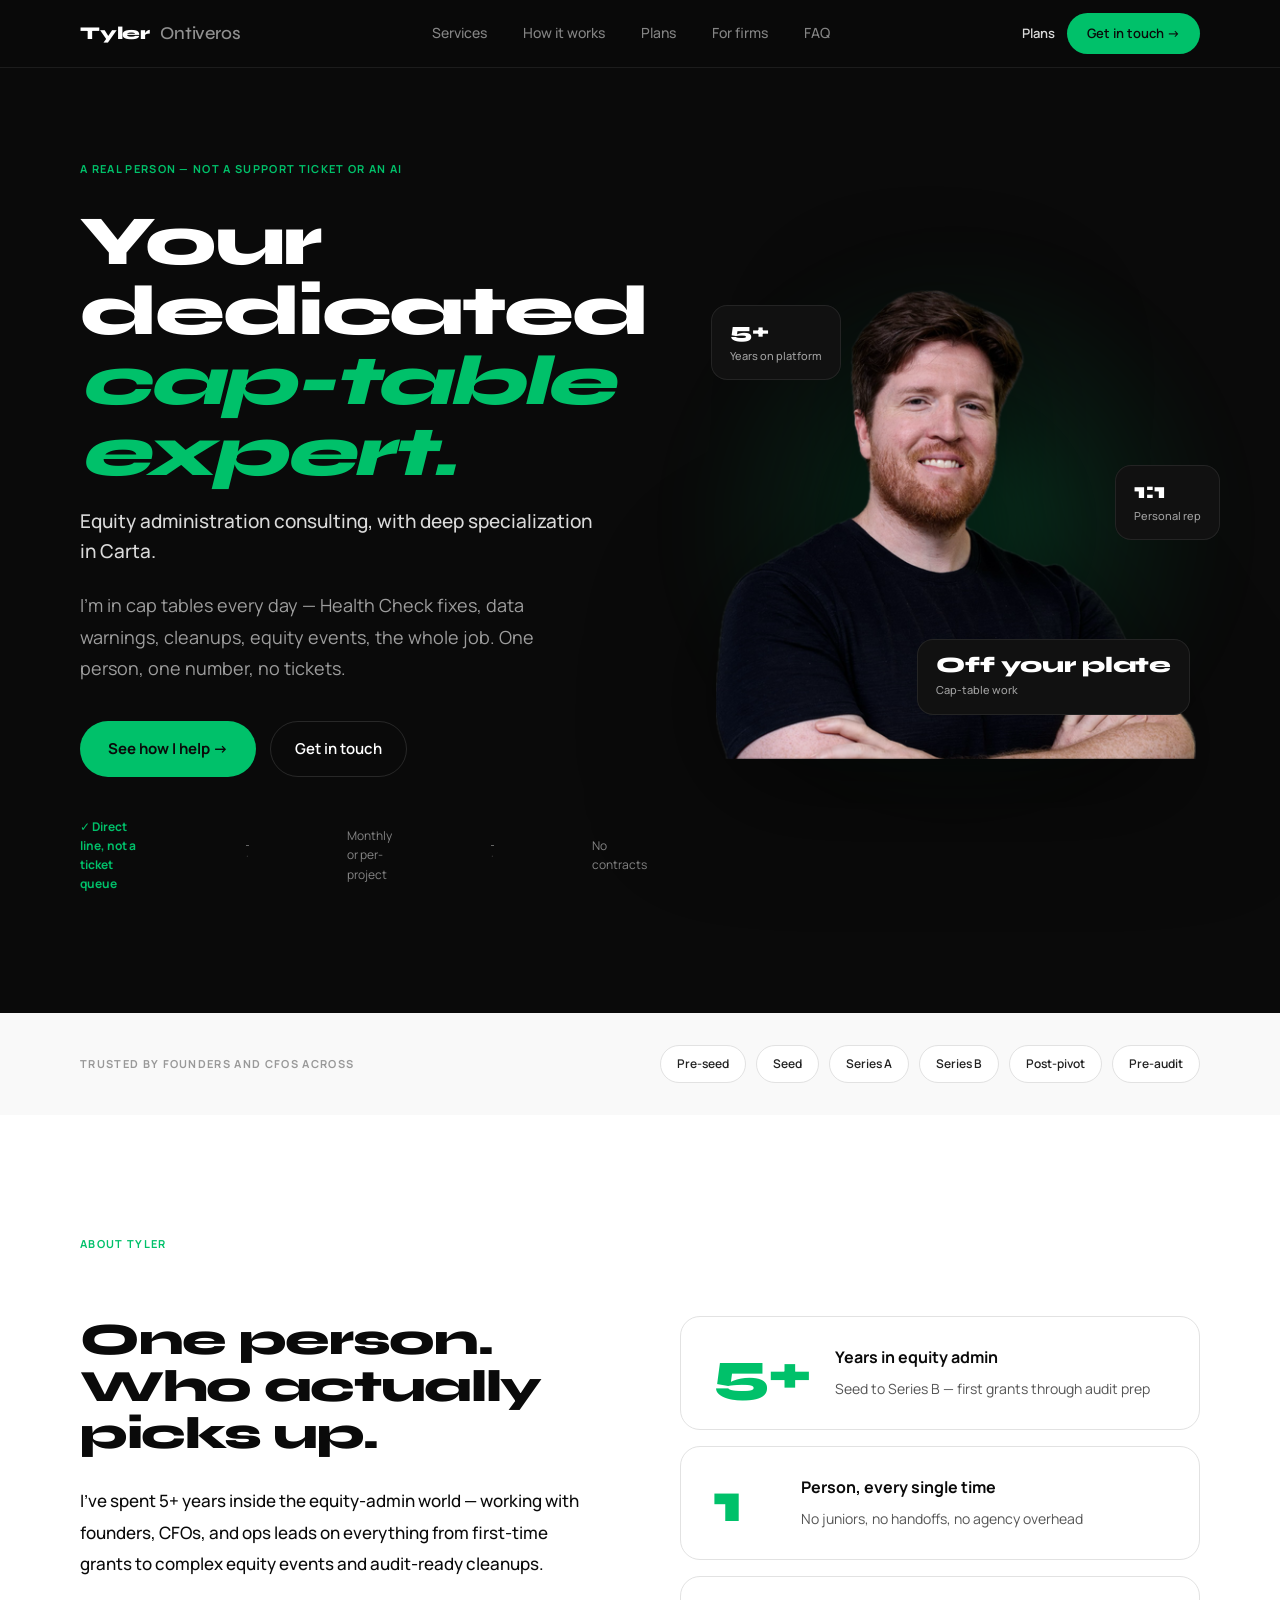
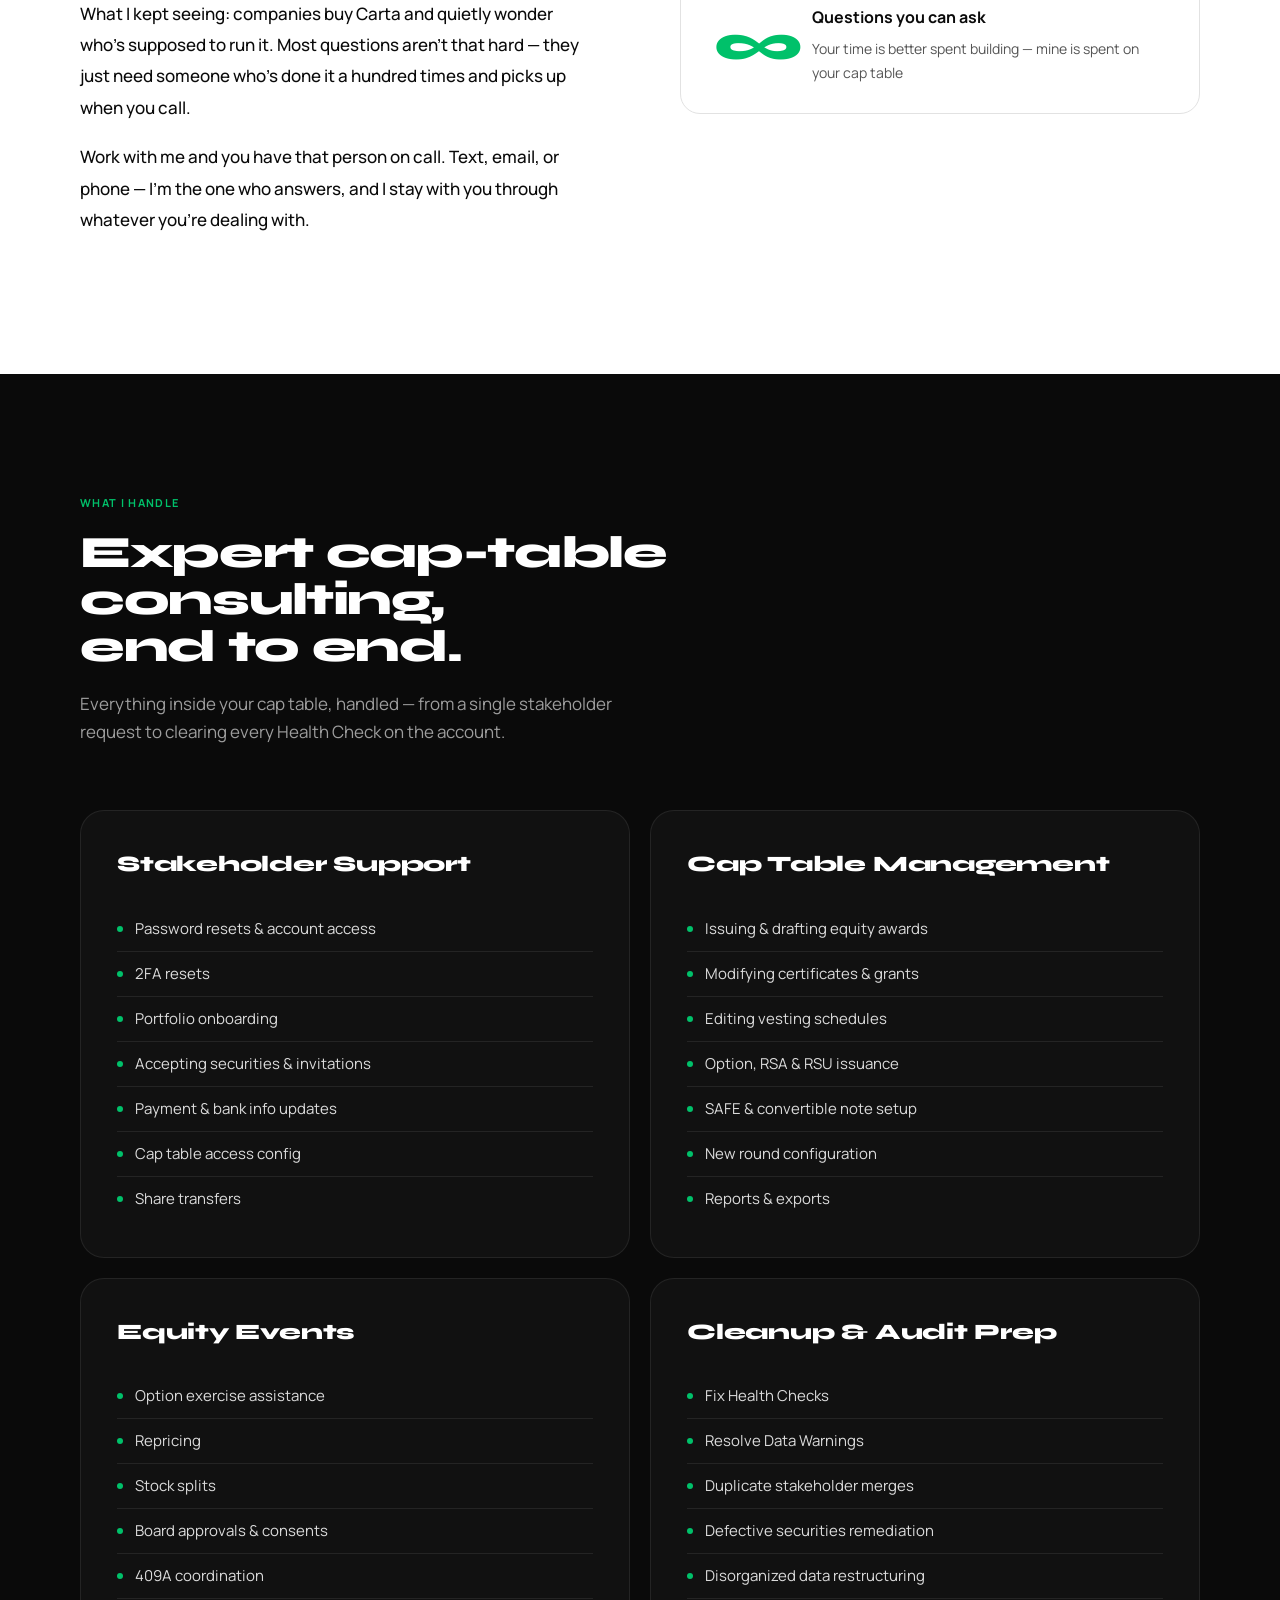
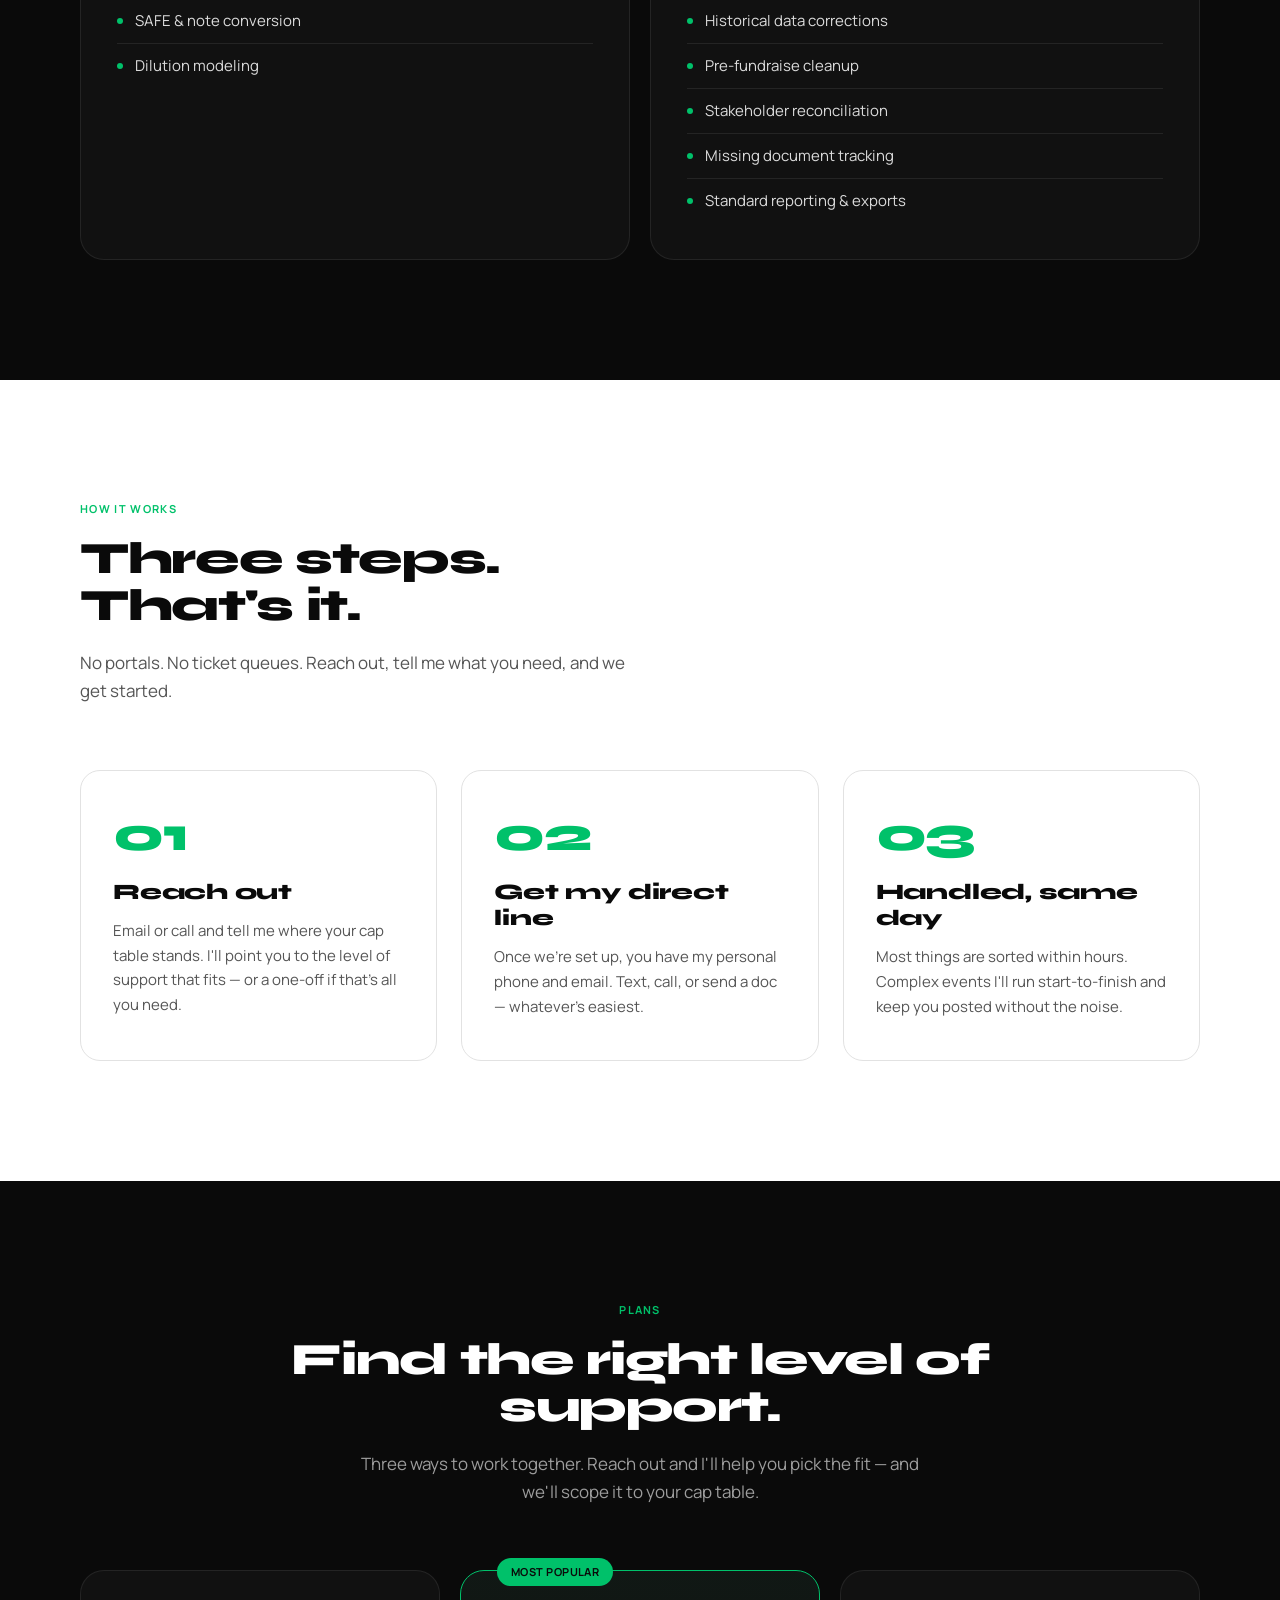
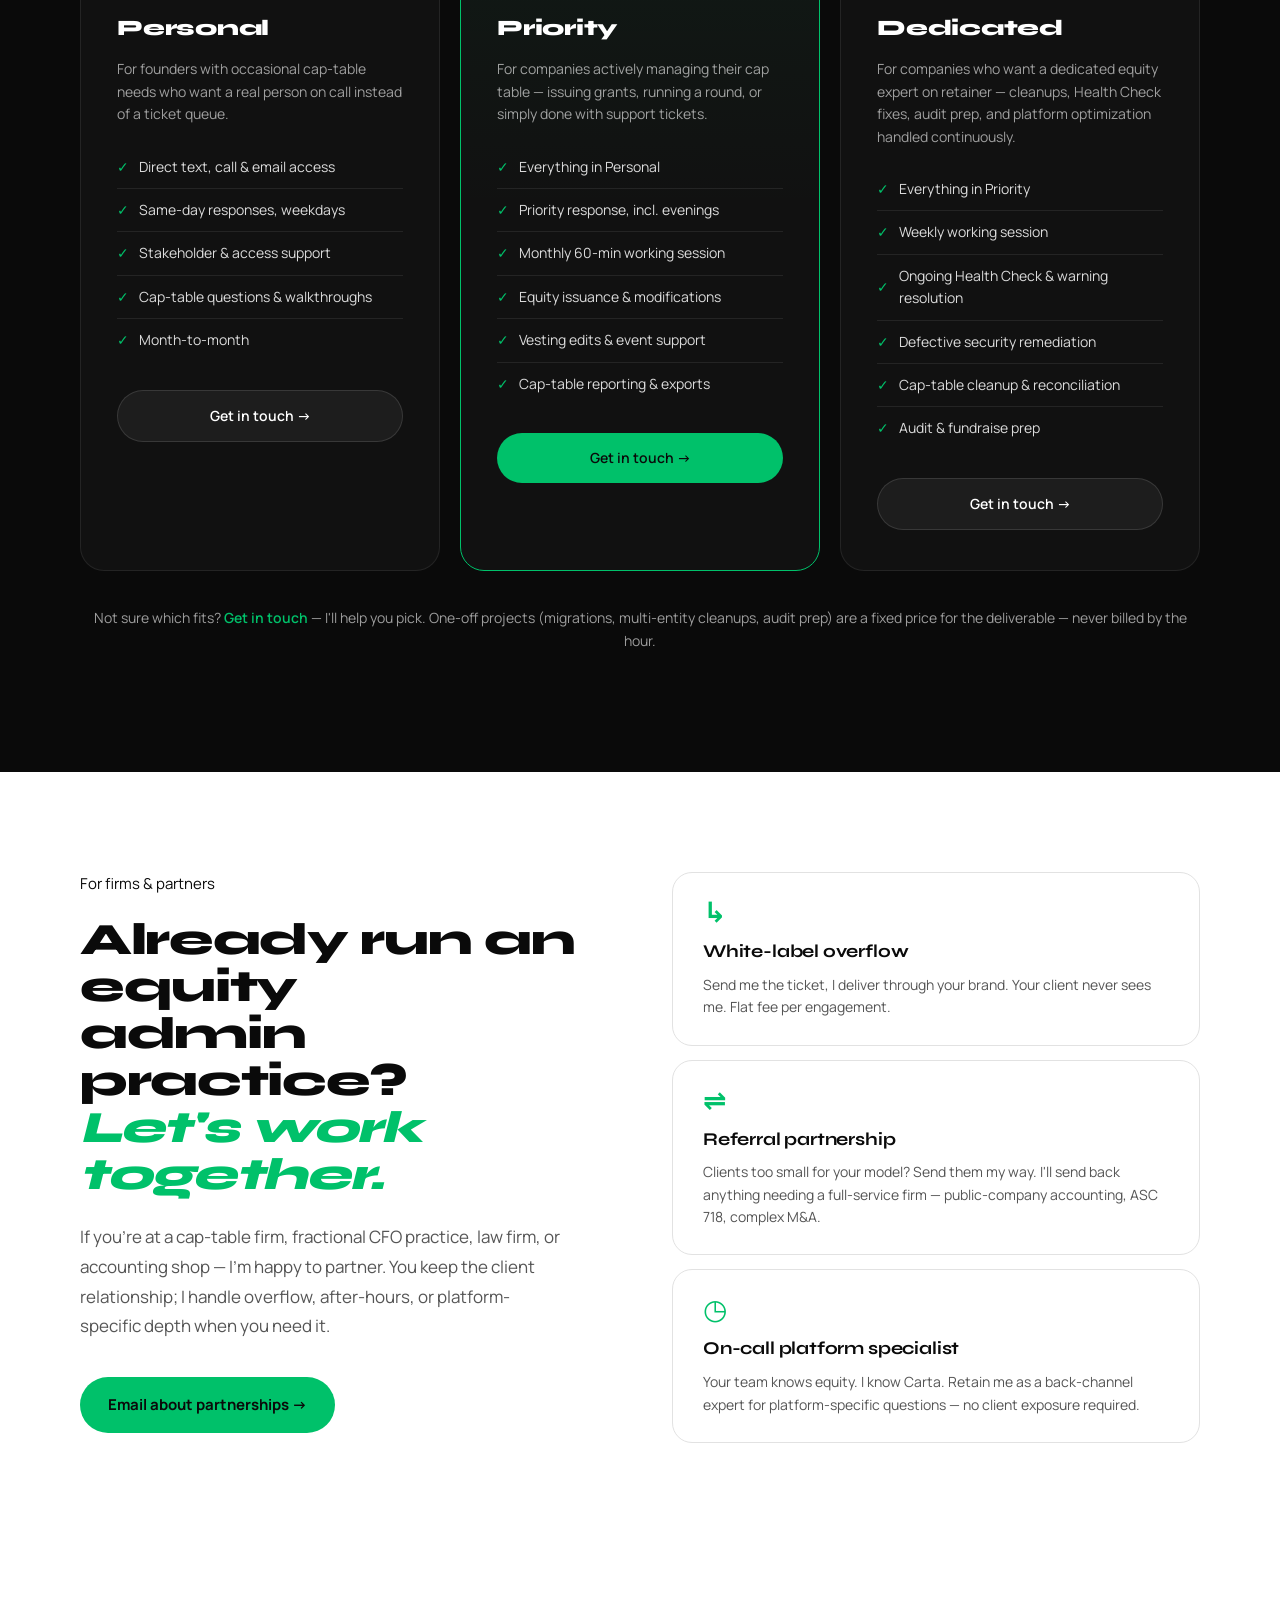
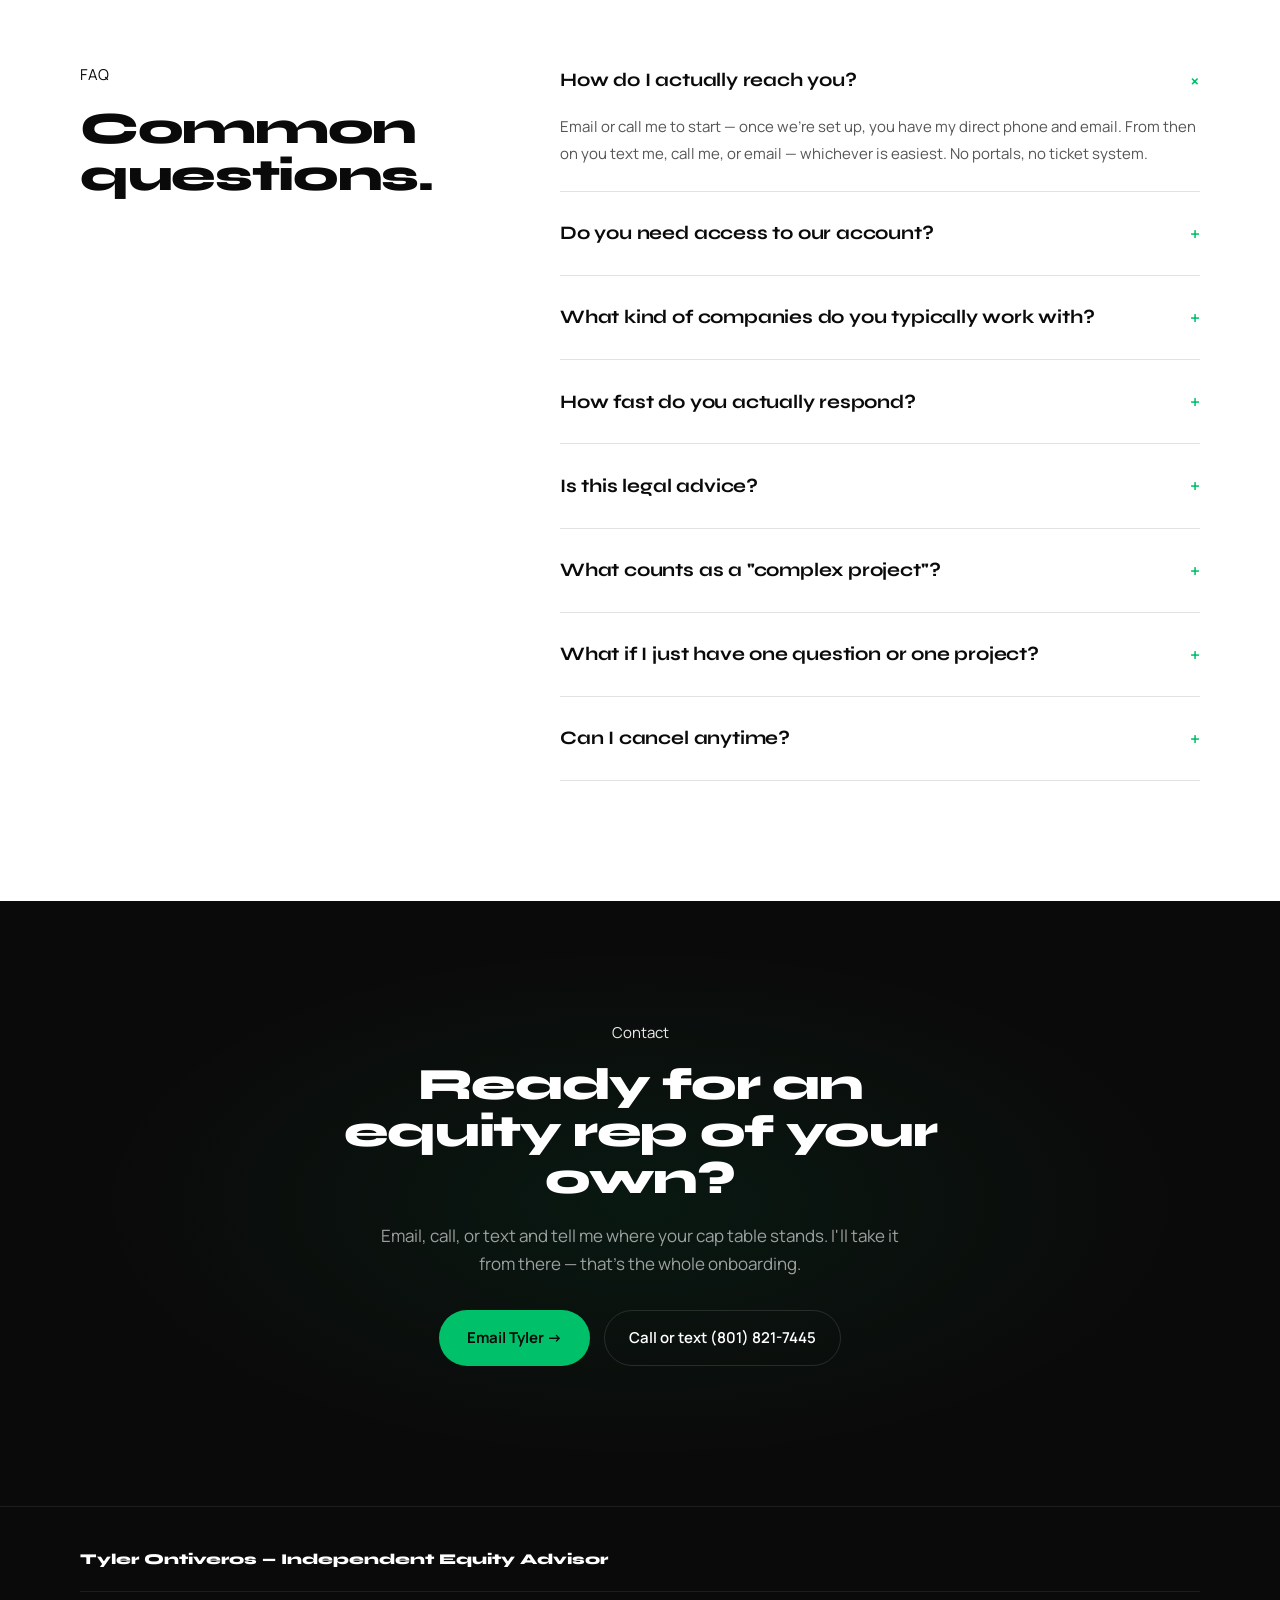
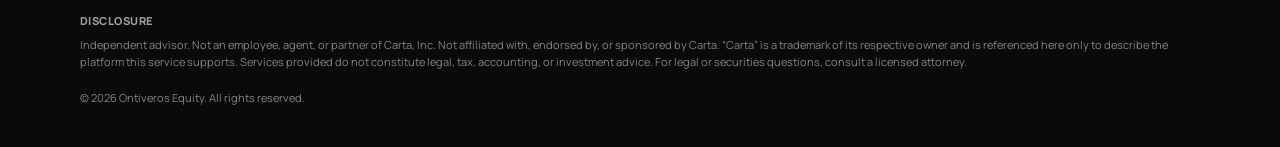
<file: index.html>
<!DOCTYPE html>
<html lang="en"><head>
<meta charset="UTF-8"><meta name="viewport" content="width=device-width, initial-scale=1">
<title>Tyler Ontiveros — Independent Equity Advisor</title>
<meta name="description" content="An independent expert who handles your cap table end to end — issuance, cleanups, audit prep, and more. One person, one number, no support tickets.">
<link rel="icon" href="favicon.svg">
<meta property="og:type" content="website">
<meta property="og:url" content="https://ontiverosequity.com/">
<meta property="og:title" content="Tyler Ontiveros — Independent Equity Advisor">
<meta property="og:description" content="Your dedicated cap-table expert, on call. Issuance, cleanups, audit prep, and more — handled end to end. One person, one number, no tickets.">
<meta property="og:image" content="https://ontiverosequity.com/og.png">
<meta property="og:image:width" content="1200">
<meta property="og:image:height" content="630">
<meta name="twitter:card" content="summary_large_image">
<meta name="twitter:title" content="Tyler Ontiveros — Independent Equity Advisor">
<meta name="twitter:description" content="Your dedicated cap-table expert, on call. Handled end to end — one person, one number, no tickets.">
<meta name="twitter:image" content="https://ontiverosequity.com/og.png">
<link rel="stylesheet" href="colors_and_type.css">
<style>
  body { background: var(--black); color: var(--on-dark-100); overflow-x: hidden; }
  a { color: inherit; text-decoration: none; }

  /* ─── Nav ─── */
  .nav { position: sticky; top: 0; z-index: 50; height: var(--nav-h);
    background: rgba(10,10,10,.96); backdrop-filter: blur(12px);
    border-bottom: 1px solid var(--on-dark-08);
    display: flex; align-items: center; padding: 0 var(--page-pad); }
  .nav-inner { display: flex; align-items: center; justify-content: space-between; width: 100%; max-width: var(--page-max); margin: 0 auto; }
  .wm { display: inline-flex; align-items: center; gap: 10px; font-family: var(--font-display); font-weight: 800; font-size: 18px; letter-spacing: -.01em; color: var(--white); }
  .wm .dot { width: 8px; height: 8px; background: var(--green); border-radius: 50%; animation: pulse 2s infinite; }
  .wm .thin { font-weight: 500; opacity: .55; }
  @keyframes pulse { 0%,100% { opacity:1; transform:scale(1) } 50% { opacity:.55; transform:scale(1.3) } }
  .nav-links { display: flex; gap: 36px; }
  .nav-links a { color: var(--on-dark-50); font-size: var(--fs-meta); font-weight: 500; transition: color var(--dur-hover) var(--ease-out); }
  .nav-links a:hover { color: var(--white); }
  .nav-cta { display: flex; gap: 12px; align-items: center; }
  .btn { display: inline-flex; align-items: center; gap: 8px; font-weight: 600; font-family: var(--font-body); cursor: pointer; border: 0; transition: all var(--dur-hover) var(--ease-out); }
  .btn-primary { background: var(--green); color: var(--black); padding: 10px 20px; border-radius: var(--r-pill); font-size: var(--fs-cta-sm); }
  .btn-primary:hover { background: var(--green-hover); transform: translateY(-1px); }
  .btn-ghost { color: var(--on-dark-85); font-size: var(--fs-cta-sm); }
  .btn-ghost:hover { color: var(--white); }

  /* ─── Hero ─── */
  .hero { padding: 88px var(--page-pad) 120px; position: relative; }
  .hero-inner { max-width: var(--page-max); margin: 0 auto; display: grid; grid-template-columns: 1.1fr 1fr; gap: 64px; align-items: center; }
  .eyebrow-row { display: inline-flex; align-items: center; gap: 10px; font-size: var(--fs-micro); font-weight: 700; letter-spacing: var(--ls-caps); text-transform: uppercase; color: var(--green); margin-bottom: 28px; }
  .eyebrow-row .pdot { width: 8px; height: 8px; background: var(--green); border-radius: 50%; animation: pulse 2s infinite; }
  .hero h1 { font-family: var(--font-display); font-weight: 800; font-size: var(--fs-display-1); line-height: var(--lh-display-tight); letter-spacing: var(--ls-display); color: var(--white); margin-bottom: 28px; max-width: 640px; }
  .hero h1 .accent { color: var(--green); font-style: italic; }
  .hero .lede { font-size: var(--fs-lede); line-height: var(--lh-body-open); color: var(--on-dark-60); max-width: 480px; margin-bottom: 36px; }
  .hero-cta { display: flex; gap: 14px; align-items: center; margin-bottom: 40px; }
  .btn-primary-lg { background: var(--green); color: var(--black); padding: 16px 28px; border-radius: var(--r-pill); font-size: var(--fs-cta); font-weight: 700; }
  .btn-primary-lg:hover { background: var(--green-hover); transform: translateY(-2px); }
  .btn-outline { border: 1px solid var(--on-dark-12); color: var(--white); padding: 15px 24px; border-radius: var(--r-pill); font-size: var(--fs-cta); background: transparent; }
  .btn-outline:hover { border-color: var(--on-dark-30); }
  .hero-fine { font-size: 12px; color: var(--on-dark-50); display: flex; gap: 18px; align-items: center; }
  .hero-fine .sep { opacity: .4; }
  .hero-fine .ckm { color: var(--green); font-weight: 700; }

  /* Portrait */
  .portrait-wrap { position: relative; display: flex; justify-content: center; align-items: center; min-height: 560px; }
  .portrait-wrap::before { content: ''; position: absolute; width: 560px; height: 560px; background: radial-gradient(circle, rgba(0,193,106,.28) 0%, rgba(0,193,106,.08) 40%, transparent 70%); filter: blur(28px); animation: glow 4s ease-in-out infinite; }
  @keyframes glow { 0%,100% { opacity:.85; transform: scale(1); } 50% { opacity:1; transform: scale(1.05); } }
  @keyframes float { 0%,100% { transform: translateY(0); } 50% { transform: translateY(-8px); } }
  .portrait-img { position: relative; z-index: 1; width: 480px; height: auto; filter: drop-shadow(0 30px 60px rgba(0,0,0,.55)); animation: float 6s ease-in-out infinite; }
  .credential { position: absolute; z-index: 2; background: var(--card-dark); border: 1px solid var(--on-dark-08); border-radius: 16px; padding: 14px 18px; font-size: 12px; backdrop-filter: blur(12px); }
  .credential .num { font-family: var(--font-display); font-weight: 800; font-size: 22px; color: var(--white); letter-spacing: -.01em; display: block; line-height: 1; margin-bottom: 4px; }
  .credential .lbl { color: var(--on-dark-60); font-weight: 500; font-size: 11px; }
  .credential.a { top: 60px; left: 0; }
  .credential.b { bottom: 90px; right: 10px; }
  .credential.c { top: 220px; right: -20px; }

  /* ─── Trust strip ─── */
  .trust { background: var(--gray-50); color: var(--black); padding: 32px var(--page-pad); }
  .trust-inner { max-width: var(--page-max); margin: 0 auto; display: flex; align-items: center; justify-content: space-between; gap: 32px; flex-wrap: wrap; }
  .trust-label { font-size: 11px; letter-spacing: .12em; text-transform: uppercase; font-weight: 700; color: var(--gray-400); }
  .trust-pills { display: flex; gap: 10px; flex-wrap: wrap; }
  .pill { background: var(--white); border: 1px solid var(--gray-200); border-radius: var(--r-pill); padding: 8px 16px; font-size: 12px; font-weight: 600; color: var(--gray-800); }

  /* ─── Sections ─── */
  .section { padding: 120px var(--page-pad); }
  .section.light { background: var(--white); color: var(--black); }
  .section-inner { max-width: var(--page-max); margin: 0 auto; }
  .section-head { margin-bottom: 64px; max-width: 720px; }
  .section-head .eb { font-size: var(--fs-micro); font-weight: 700; letter-spacing: var(--ls-caps); text-transform: uppercase; color: var(--green); display: block; margin-bottom: 18px; }
  .section-head h2 { font-family: var(--font-display); font-weight: 800; font-size: var(--fs-display-2); line-height: var(--lh-display); letter-spacing: var(--ls-display); margin-bottom: 20px; }
  .section-head p { font-size: 17px; line-height: 1.65; color: var(--gray-600); max-width: 560px; }
  .section.dark .section-head p { color: var(--on-dark-60); }

  /* ─── About ─── */
  .about-wrap { display: grid; grid-template-columns: 1fr 1fr; gap: 80px; align-items: start; }
  .about-copy h2 { font-family: var(--font-display); font-weight: 800; font-size: var(--fs-display-2); line-height: var(--lh-display); letter-spacing: var(--ls-display); color: var(--black); margin-bottom: 28px; }
  .about-copy p { font-size: 17px; line-height: 1.85; color: var(--black); font-weight: 500; margin-bottom: 18px; }
  .about-cards { display: flex; flex-direction: column; gap: 16px; }
  .about-card { background: var(--white); border: 1px solid var(--gray-200); border-radius: 20px; padding: 28px 32px; display: flex; gap: 24px; align-items: center; transition: all .2s var(--ease-out); }
  .about-card:hover { border-color: var(--green); transform: translateX(4px); }
  .about-card-num { font-family: var(--font-display); font-weight: 800; font-size: 56px; line-height: 1; color: var(--green); letter-spacing: -.03em; min-width: 64px; }
  .about-card strong { display: block; font-size: 16px; font-weight: 700; color: var(--black); margin-bottom: 6px; }
  .about-card span.sub { font-size: 14px; color: var(--gray-600); font-weight: 400; line-height: 1.5; }

  /* ─── Services ─── */
  .svc-grid { display: grid; grid-template-columns: repeat(2, 1fr); gap: 20px; }
  .svc-card { background: var(--card-dark); border: 1px solid var(--on-dark-08); border-radius: var(--r-card); padding: 36px; transition: all .2s var(--ease-out); }
  .svc-card:hover { border-color: var(--green); transform: translateY(-4px); }
  .svc-card--ai { grid-column: span 2; background: linear-gradient(135deg, rgba(0,193,106,0.06) 0%, rgba(0,193,106,0.02) 100%); border-color: rgba(0,193,106,.25); padding: 40px; }
  .svc-card--ai:hover { border-color: var(--green); }
  .svc-ai-head { display: flex; align-items: center; gap: 14px; margin-bottom: 16px; }
  .svc-ai-badge { font-family: var(--font-body); font-size: 10px; font-weight: 700; letter-spacing: .08em; text-transform: uppercase; color: var(--black); background: var(--green); padding: 4px 10px; border-radius: 20px; }
  .svc-ai-lede { font-size: 15px; line-height: 1.7; color: var(--on-dark-85); margin-bottom: 24px; max-width: 720px; }
  .svc-ai-cols { display: grid; grid-template-columns: 1fr 1fr; gap: 0 40px; }
  .svc-card-head { font-family: var(--font-display); font-weight: 800; font-size: 22px; color: var(--white); letter-spacing: -.01em; display: block; margin-bottom: 24px; }
  .svc-items { list-style: none; }
  .svc-items li { padding: 10px 0; font-size: 15px; color: var(--on-dark-85); border-bottom: 1px solid var(--on-dark-08); display: flex; align-items: center; gap: 12px; }
  .svc-items li:last-child { border-bottom: 0; }
  .svc-items li::before { content: ''; width: 6px; height: 6px; background: var(--green); border-radius: 50%; flex-shrink: 0; }

  /* ─── How it works ─── */
  .how-grid { display: grid; grid-template-columns: repeat(3, 1fr); gap: 24px; }
  .how-card { padding: 40px 32px; border: 1px solid var(--gray-200); border-radius: 20px; background: var(--white); transition: all .2s var(--ease-out); position: relative; }
  .how-card:hover { border-color: var(--green); }
  .how-num { font-family: var(--font-display); font-weight: 800; font-size: 48px; line-height: 1; color: var(--green); letter-spacing: -.03em; margin-bottom: 20px; }
  .how-title { font-family: var(--font-display); font-weight: 800; font-size: 22px; color: var(--black); letter-spacing: -.01em; margin-bottom: 14px; line-height: 1.2; }
  .how-body { font-size: 15px; color: var(--gray-600); line-height: 1.65; }

  /* ─── Pricing ─── */
  .pricing-grid { display: grid; grid-template-columns: repeat(3, 1fr); gap: 20px; }
  .plan { background: var(--card-dark); border: 1px solid var(--on-dark-08); border-radius: var(--r-card); padding: 40px 36px; position: relative; }
  .plan.featured { border-color: var(--green); background: linear-gradient(180deg, rgba(0,193,106,.04), transparent 40%), var(--card-dark); }
  .plan-badge { position: absolute; top: -13px; left: 36px; background: var(--green); color: var(--black); padding: 5px 14px; border-radius: var(--r-pill); font-size: 11px; font-weight: 700; letter-spacing: .04em; text-transform: uppercase; }
  .plan-name { font-family: var(--font-display); font-weight: 800; font-size: 22px; color: var(--white); letter-spacing: -.01em; margin-bottom: 12px; }
  .plan-price { font-family: var(--font-display); font-weight: 800; font-size: var(--fs-price); line-height: 1; color: var(--white); letter-spacing: -.03em; margin-bottom: 16px; display: flex; align-items: baseline; gap: 4px; }
  .plan-price sub { font-family: var(--font-body); font-size: 15px; font-weight: 500; color: var(--on-dark-50); }
  .plan-desc { font-size: 14px; color: var(--on-dark-60); line-height: 1.6; margin-bottom: 20px; min-height: 66px; }
  .plan-retainer { font-size: 12px; color: var(--on-dark-50); margin-bottom: 20px; padding: 10px 14px; background: var(--on-dark-05); border-radius: 10px; border-left: 2px solid var(--green); }
  .plan-retainer b { color: var(--white); font-weight: 700; }
  .plan-features { list-style: none; margin-bottom: 28px; }
  .plan-features li { padding: 10px 0; font-size: 14px; color: var(--on-dark-85); border-bottom: 1px solid var(--on-dark-08); display: flex; gap: 10px; align-items: center; }
  .plan-features li:last-child { border-bottom: 0; }
  .plan-features li::before { content: '✓'; color: var(--green); font-weight: 700; }
  .plan-btn { display: block; text-align: center; padding: 14px; border-radius: var(--r-pill); background: var(--on-dark-05); border: 1px solid var(--on-dark-12); color: var(--white); font-size: 14px; font-weight: 600; transition: all .2s var(--ease-out); }
  .plan-btn:hover { background: var(--on-dark-08); border-color: var(--on-dark-30); }
  .plan.featured .plan-btn { background: var(--green); color: var(--black); border: 0; }
  .plan.featured .plan-btn:hover { background: var(--green-hover); }
  .price-note { text-align: center; margin-top: 36px; font-size: 14px; color: var(--on-dark-60); }
  .price-note a { color: var(--green); font-weight: 600; }

  /* ─── FAQ ─── */
  .faq-wrap { display: grid; grid-template-columns: 1fr 1.6fr; gap: 80px; align-items: start; }
  .faq-item { border-bottom: 1px solid var(--gray-200); padding: 24px 0; }
  .faq-item:first-child { padding-top: 0; }
  .faq-item summary { font-family: var(--font-display); font-weight: 700; font-size: 19px; color: var(--black); letter-spacing: -.01em; cursor: pointer; list-style: none; display: flex; justify-content: space-between; align-items: center; gap: 20px; }
  .faq-item summary::-webkit-details-marker { display: none; }
  .faq-item summary::after { content: '+'; color: var(--green); font-size: 22px; font-weight: 300; transition: transform .2s; }
  .faq-item[open] summary::after { transform: rotate(45deg); }
  .faq-body { padding-top: 16px; font-size: 15px; color: var(--gray-600); line-height: 1.75; }

  /* ─── CTA ─── */
  .cta-wrap { background: var(--black); padding: 120px var(--page-pad); text-align: center; position: relative; overflow: hidden; }
  .cta-wrap::before { content: ''; position: absolute; inset: 0; background: radial-gradient(ellipse at center, rgba(0,193,106,.08) 0%, transparent 60%); }
  .cta-inner { max-width: 720px; margin: 0 auto; position: relative; z-index: 1; }
  .cta-inner h2 { font-family: var(--font-display); font-weight: 800; font-size: var(--fs-display-2); line-height: var(--lh-display); letter-spacing: var(--ls-display); color: var(--white); margin-bottom: 20px; }
  .cta-inner p { font-size: 17px; color: var(--on-dark-60); line-height: 1.65; margin-bottom: 32px; max-width: 520px; margin-left: auto; margin-right: auto; }
  .cta-btns { display: flex; gap: 14px; justify-content: center; margin-bottom: 20px; }
  .cta-email { font-size: 13px; color: var(--on-dark-50); }
  .cta-email a { color: var(--green); font-weight: 600; }

  /* ─── Footer ─── */
  footer { background: var(--black); border-top: 1px solid var(--on-dark-08); padding: 40px var(--page-pad); }
  footer strong { font-family: var(--font-display); font-weight: 800; color: var(--white); font-size: 15px; }
  footer span { font-size: 12px; color: var(--on-dark-50); }

  /* Section dividers */
  .sep { border: 0; border-top: 1px solid var(--gray-100); margin: 0 var(--page-pad); }

</style></head>
<body id="top">

<!-- NAV -->
<nav class="nav">
  <div class="nav-inner">
    <a class="wm" href="#top">Tyler <span class="thin">Ontiveros</span></a>
    <div class="nav-links">
      <a href="#services">Services</a>
      <a href="#how">How it works</a>
      <a href="#plans">Plans</a>
      <a href="#firms">For firms</a>
      <a href="#faq">FAQ</a>
    </div>
    <div class="nav-cta">
      <a class="btn btn-ghost" href="#plans">Plans</a>
      <a class="btn btn-primary" href="#contact">Get in touch →</a>
    </div>
  </div>
</nav>

<!-- HERO -->
<section class="hero">
  <div class="hero-inner">
    <div class="hero-left">
      <div class="eyebrow-row">A real person — not a support ticket or an AI</div>
      <h1>Your dedicated<br><span class="accent">cap-table expert.</span></h1>
      <p style="font-size: 19px; line-height: 1.55; color: var(--on-dark-85); font-weight: 500; max-width: 520px; margin: -8px 0 24px;">Equity administration consulting, with deep specialization in Carta.</p>
      <p class="lede">I'm in cap tables every day — Health Check fixes, data warnings, cleanups, equity events, the whole job. One person, one number, no tickets.</p>
      <div class="hero-cta">
        <a class="btn btn-primary-lg" href="#plans">See how I help →</a>
        <a class="btn btn-outline" href="#contact">Get in touch</a>
      </div>
      <div class="hero-fine">
        <span class="ckm">✓ Direct line, not a ticket queue</span>
        <span class="sep">·</span>
        <span>Monthly or per-project</span>
        <span class="sep">·</span>
        <span>No contracts</span>
      </div>
    </div>
    <div class="portrait-wrap">
      <img class="portrait-img" src="assets/tyler.png" alt="Tyler Ontiveros, Carta Advisor"/>
      <div class="credential a"><span class="num">5+</span><span class="lbl">Years on platform</span></div>
      <div class="credential b"><span class="num">Off your plate</span><span class="lbl">Cap-table work</span></div>
      <div class="credential c"><span class="num">1:1</span><span class="lbl">Personal rep</span></div>
    </div>
  </div>
</section>

<!-- TRUST -->
<div class="trust">
  <div class="trust-inner">
    <span class="trust-label">Trusted by founders and CFOs across</span>
    <div class="trust-pills">
      <span class="pill">Pre-seed</span>
      <span class="pill">Seed</span>
      <span class="pill">Series A</span>
      <span class="pill">Series B</span>
      <span class="pill">Post-pivot</span>
      <span class="pill">Pre-audit</span>
    </div>
  </div>
</div>

<!-- ABOUT -->
<section class="section light">
  <div class="section-inner">
    <div class="section-head">
      <span class="eb">About Tyler</span>
    </div>
    <div class="about-wrap">
      <div class="about-copy">
        <h2>One person.<br>Who actually<br>picks up.</h2>
        <p style="margin-top: 24px;">I've spent 5+ years inside the equity-admin world — working with founders, CFOs, and ops leads on everything from first-time grants to complex equity events and audit-ready cleanups.</p>
        <p>What I kept seeing: companies buy Carta and quietly wonder who's supposed to run it. Most questions aren't that hard — they just need someone who's done it a hundred times and picks up when you call.</p>
        <p>Work with me and you have that person on call. Text, email, or phone — I'm the one who answers, and I stay with you through whatever you're dealing with.</p>
      </div>
      <div class="about-cards">
        <div class="about-card">
          <div class="about-card-num">5+</div>
          <div>
            <strong>Years in equity admin</strong>
            <span class="sub">Seed to Series B — first grants through audit prep</span>
          </div>
        </div>
        <div class="about-card">
          <div class="about-card-num">1</div>
          <div>
            <strong>Person, every single time</strong>
            <span class="sub">No juniors, no handoffs, no agency overhead</span>
          </div>
        </div>
        <div class="about-card">
          <div class="about-card-num">∞</div>
          <div>
            <strong>Questions you can ask</strong>
            <span class="sub">Your time is better spent building — mine is spent on your cap table</span>
          </div>
        </div>
      </div>
    </div>
  </div>
</section>

<!-- SERVICES -->
<section class="section dark" id="services">
  <div class="section-inner">
    <div class="section-head">
      <span class="eb">What I handle</span>
      <h2 style="color: var(--white);">Expert cap-table consulting,<br>end to end.</h2>
      <p>Everything inside your cap table, handled — from a single stakeholder request to clearing every Health Check on the account.</p>
    </div>
    <div class="svc-grid">
      <div class="svc-card">
        <span class="svc-card-head">Stakeholder Support</span>
        <ul class="svc-items">
          <li>Password resets &amp; account access</li>
          <li>2FA resets</li>
          <li>Portfolio onboarding</li>
          <li>Accepting securities &amp; invitations</li>
          <li>Payment &amp; bank info updates</li>
          <li>Cap table access config</li>
          <li>Share transfers</li>
        </ul>
      </div>
      <div class="svc-card">
        <span class="svc-card-head">Cap Table Management</span>
        <ul class="svc-items">
          <li>Issuing &amp; drafting equity awards</li>
          <li>Modifying certificates &amp; grants</li>
          <li>Editing vesting schedules</li>
          <li>Option, RSA &amp; RSU issuance</li>
          <li>SAFE &amp; convertible note setup</li>
          <li>New round configuration</li>
          <li>Reports &amp; exports</li>
        </ul>
      </div>
      <div class="svc-card">
        <span class="svc-card-head">Equity Events</span>
        <ul class="svc-items">
          <li>Option exercise assistance</li>
          <li>Repricing</li>
          <li>Stock splits</li>
          <li>Board approvals &amp; consents</li>
          <li>409A coordination</li>
          <li>SAFE &amp; note conversion</li>
          <li>Dilution modeling</li>
        </ul>
      </div>
      <div class="svc-card">
        <span class="svc-card-head">Cleanup &amp; Audit Prep</span>
        <ul class="svc-items">
          <li>Fix Health Checks</li>
          <li>Resolve Data Warnings</li>
          <li>Duplicate stakeholder merges</li>
          <li>Defective securities remediation</li>
          <li>Disorganized data restructuring</li>
          <li>Historical data corrections</li>
          <li>Pre-fundraise cleanup</li>
          <li>Stakeholder reconciliation</li>
          <li>Missing document tracking</li>
          <li>Standard reporting &amp; exports</li>
        </ul>
      </div>
    </div>
  </div>
</section>

<!-- HOW IT WORKS -->
<section class="section light" id="how">
  <div class="section-inner">
    <div class="section-head">
      <span class="eb">How it works</span>
      <h2>Three steps.<br>That's it.</h2>
      <p>No portals. No ticket queues. Reach out, tell me what you need, and we get started.</p>
    </div>
    <div class="how-grid">
      <div class="how-card">
        <div class="how-num">01</div>
        <div class="how-title">Reach out</div>
        <div class="how-body">Email or call and tell me where your cap table stands. I'll point you to the level of support that fits — or a one-off if that's all you need.</div>
      </div>
      <div class="how-card">
        <div class="how-num">02</div>
        <div class="how-title">Get my direct line</div>
        <div class="how-body">Once we're set up, you have my personal phone and email. Text, call, or send a doc — whatever's easiest.</div>
      </div>
      <div class="how-card">
        <div class="how-num">03</div>
        <div class="how-title">Handled, same day</div>
        <div class="how-body">Most things are sorted within hours. Complex events I'll run start-to-finish and keep you posted without the noise.</div>
      </div>
    </div>
  </div>
</section>

<!-- PRICING -->
<section class="section dark" id="plans">
  <div class="section-inner">
    <div class="section-head" style="text-align: center; margin-left: auto; margin-right: auto;">
      <span class="eb">Plans</span>
      <h2 style="color: var(--white);">Find the right level of support.</h2>
      <p style="margin-left: auto; margin-right: auto;">Three ways to work together. Reach out and I'll help you pick the fit — and we'll scope it to your cap table.</p>
    </div>
    <div class="pricing-grid">
      <div class="plan">
        <div class="plan-name">Personal</div>
        <div class="plan-desc">For founders with occasional cap-table needs who want a real person on call instead of a ticket queue.</div>
        <ul class="plan-features">
          <li>Direct text, call &amp; email access</li>
          <li>Same-day responses, weekdays</li>
          <li>Stakeholder &amp; access support</li>
          <li>Cap-table questions &amp; walkthroughs</li>
          <li>Month-to-month</li>
        </ul>
        <a class="plan-btn" href="#contact">Get in touch →</a>
      </div>
      <div class="plan featured">
        <div class="plan-badge">Most Popular</div>
        <div class="plan-name">Priority</div>
        <div class="plan-desc">For companies actively managing their cap table — issuing grants, running a round, or simply done with support tickets.</div>
        <ul class="plan-features">
          <li>Everything in Personal</li>
          <li>Priority response, incl. evenings</li>
          <li>Monthly 60-min working session</li>
          <li>Equity issuance &amp; modifications</li>
          <li>Vesting edits &amp; event support</li>
          <li>Cap-table reporting &amp; exports</li>
        </ul>
        <a class="plan-btn" href="#contact">Get in touch →</a>
      </div>
      <div class="plan">
        <div class="plan-name">Dedicated</div>
        <div class="plan-desc">For companies who want a dedicated equity expert on retainer — cleanups, Health Check fixes, audit prep, and platform optimization handled continuously.</div>
        <ul class="plan-features">
          <li>Everything in Priority</li>
          <li>Weekly working session</li>
          <li>Ongoing Health Check &amp; warning resolution</li>
          <li>Defective security remediation</li>
          <li>Cap-table cleanup &amp; reconciliation</li>
          <li>Audit &amp; fundraise prep</li>
        </ul>
        <a class="plan-btn" href="#contact">Get in touch →</a>
      </div>
    </div>
    <p class="price-note">Not sure which fits? <a href="#contact">Get in touch</a> — I'll help you pick. One-off projects (migrations, multi-entity cleanups, audit prep) are a fixed price for the deliverable — never billed by the hour.</p>
  </div>
</section>

<!-- FOR FIRMS -->
<section class="section light" id="firms" style="padding-top: 100px; padding-bottom: 100px;">
  <div class="section-inner">
    <div class="firms-wrap">
      <div class="firms-left">
        <span class="eb">For firms &amp; partners</span>
        <h2 class="firms-h2">Already run an equity<br>admin practice?<br><span style="color: var(--green); font-style: italic;">Let's work together.</span></h2>
        <p class="firms-lede">If you're at a cap-table firm, fractional CFO practice, law firm, or accounting shop — I'm happy to partner. You keep the client relationship; I handle overflow, after-hours, or platform-specific depth when you need it.</p>
        <a class="btn btn-primary-lg" href="mailto:tyler@ontiverosequity.com?subject=Partnership%20inquiry" style="margin-top: 8px;">Email about partnerships →</a>
      </div>
      <div class="firms-right">
        <div class="firms-card">
          <div class="firms-card-icon">↳</div>
          <strong>White-label overflow</strong>
          <p>Send me the ticket, I deliver through your brand. Your client never sees me. Flat fee per engagement.</p>
        </div>
        <div class="firms-card">
          <div class="firms-card-icon">⇌</div>
          <strong>Referral partnership</strong>
          <p>Clients too small for your model? Send them my way. I'll send back anything needing a full-service firm — public-company accounting, ASC 718, complex M&amp;A.</p>
        </div>
        <div class="firms-card">
          <div class="firms-card-icon">◷</div>
          <strong>On-call platform specialist</strong>
          <p>Your team knows equity. I know Carta. Retain me as a back-channel expert for platform-specific questions — no client exposure required.</p>
        </div>
      </div>
    </div>
  </div>
</section>
<style>
  .firms-wrap { display: grid; grid-template-columns: 1fr 1fr; gap: 64px; align-items: start; }
  .firms-h2 { font-family: var(--font-display); font-weight: 800; font-size: var(--fs-display-2); line-height: var(--lh-display); letter-spacing: var(--ls-display); color: var(--black); margin: 20px 0 24px; }
  .firms-lede { font-size: 17px; line-height: 1.75; color: var(--gray-600); margin-bottom: 28px; max-width: 480px; }
  .firms-right { display: flex; flex-direction: column; gap: 14px; }
  .firms-card { background: var(--white); border: 1px solid var(--gray-200); border-radius: 20px; padding: 26px 30px; transition: all .2s var(--ease-out); }
  .firms-card:hover { border-color: var(--green); transform: translateX(4px); }
  .firms-card-icon { font-family: var(--font-display); font-weight: 800; font-size: 28px; color: var(--green); line-height: 1; margin-bottom: 10px; }
  .firms-card strong { display: block; font-family: var(--font-display); font-weight: 700; font-size: 18px; color: var(--black); margin-bottom: 8px; letter-spacing: -.01em; }
  .firms-card p { font-size: 14px; line-height: 1.6; color: var(--gray-600); }
</style>

<!-- FAQ -->
<section class="section light" id="faq">
  <div class="section-inner">
    <div class="faq-wrap">
      <div>
        <span class="eb" style="display: block; margin-bottom: 18px;">FAQ</span>
        <h2 style="font-family: var(--font-display); font-weight: 800; font-size: var(--fs-display-2); line-height: var(--lh-display); letter-spacing: var(--ls-display); color: var(--black);">Common<br>questions.</h2>
      </div>
      <div>
        <details class="faq-item" open>
          <summary>How do I actually reach you?</summary>
          <div class="faq-body">Email or call me to start — once we're set up, you have my direct phone and email. From then on you text me, call me, or email — whichever is easiest. No portals, no ticket system.</div>
        </details>
        <details class="faq-item">
          <summary>Do you need access to our account?</summary>
          <div class="faq-body">For most things, yes — it's the fastest way to get you unstuck. I'll be added as a user with the right access level and treat every account with the discretion you'd expect. If you'd rather keep me out and just have me walk you through things over screen share, that works too.</div>
        </details>
        <details class="faq-item">
          <summary>What kind of companies do you typically work with?</summary>
          <div class="faq-body">Mostly early-stage through Series B startups on the platform — anywhere from pre-seed founders issuing their first options to companies mid-fundraise or prepping for audit. If you're on it, I can almost certainly help.</div>
        </details>
        <details class="faq-item">
          <summary>How fast do you actually respond?</summary>
          <div class="faq-body">Same day, almost always. Most messages get a reply within a couple hours during working hours. Anything that lands overnight or on a weekend, I'll get to first thing.</div>
        </details>
        <details class="faq-item">
          <summary>Is this legal advice?</summary>
          <div class="faq-body">No — I'm not a lawyer and I don't give legal advice. I handle the platform and the operational side of equity administration. For legal questions you should still work with your attorney.</div>
        </details>
        <details class="faq-item">
          <summary>What counts as a "complex project"?</summary>
          <div class="faq-body">Things like full cap-table cleanups, platform migrations, setting up a new financing round, or major audit prep. On the Dedicated plan these are included; on Personal or Priority each is a fixed-price project tied to the outcome — you know the cost before I start. Day-to-day admin is always covered.</div>
        </details>
        <details class="faq-item">
          <summary>What if I just have one question or one project?</summary>
          <div class="faq-body">No problem — I take one-off projects too, priced to the outcome rather than the clock. You get a flat fee for a defined deliverable (say, an audit-ready cap table before your round), agreed up front. Tell me what you're dealing with and I'll scope it.</div>
        </details>
        <details class="faq-item">
          <summary>Can I cancel anytime?</summary>
          <div class="faq-body">Yes. Monthly work is month-to-month — cancel whenever, no contracts, no commitments. Prefer a one-off project? There's nothing to cancel in the first place. No lock-in either way, no awkward conversations.</div>
        </details>
      </div>
    </div>
  </div>
</section>

<!-- CTA -->
<section class="cta-wrap" id="contact">
  <div class="cta-inner">
    <span class="eb" style="display:block; margin-bottom:16px;">Contact</span>
    <h2>Ready for an<br>equity rep of your own?</h2>
    <p>Email, call, or text and tell me where your cap table stands. I'll take it from there — that's the whole onboarding.</p>
    <div class="cta-btns">
      <a class="btn btn-primary-lg" href="mailto:tyler@ontiverosequity.com?subject=Cap-table%20help">Email Tyler →</a>
      <a class="btn btn-outline" href="tel:+18018217445">Call or text (801) 821-7445</a>
    </div>
  </div>
</section>

<!-- FOOTER -->
<footer>
  <div style="max-width: var(--page-max); margin: 0 auto; width: 100%;">
    <div style="margin-bottom: 20px;">
      <strong>Tyler Ontiveros — Independent Equity Advisor</strong>
    </div>
    <div style="padding-top: 20px; border-top: 1px solid var(--on-dark-08); font-size: 11px; color: var(--on-dark-50); line-height: 1.6;">
      <strong style="display: block; font-family: var(--font-body); font-size: 11px; color: var(--on-dark-60); margin-bottom: 6px; letter-spacing: .04em; text-transform: uppercase;">Disclosure</strong>
      Independent advisor. Not an employee, agent, or partner of Carta, Inc. Not affiliated with, endorsed by, or sponsored by Carta. “Carta” is a trademark of its respective owner and is referenced here only to describe the platform this service supports. Services provided do not constitute legal, tax, accounting, or investment advice. For legal or securities questions, consult a licensed attorney.
    </div>
    <div style="padding-top: 18px; font-size: 11px; color: var(--on-dark-50);">© 2026 Ontiveros Equity. All rights reserved.</div>
  </div>
</footer>

<style>
  /* ─── Responsive / mobile ─── */
  @media (max-width: 820px) {
    :root { --page-pad: 22px; }

    /* tighten vertical rhythm (!important beats inline section padding) */
    .section { padding-top: 60px !important; padding-bottom: 60px !important; }
    .hero { padding-top: 36px; padding-bottom: 52px; }
    .cta-wrap { padding-top: 68px; padding-bottom: 68px; }
    .section-head { margin-bottom: 40px; }

    /* nav: drop the inline menu, keep a single CTA */
    .nav-links { display: none; }
    .nav-cta .btn-ghost { display: none; }
    .wm { font-size: 15px; }

    /* hero stacks; portrait below text */
    .hero-inner { grid-template-columns: 1fr; gap: 28px; }
    .hero h1, .hero .lede { max-width: 100%; }
    .hero-cta { flex-wrap: wrap; }
    .hero-cta .btn { flex: 1 1 auto; justify-content: center; }
    .hero-fine { flex-wrap: wrap; gap: 8px 14px; }

    /* portrait: image + credential cards stack and center */
    .portrait-wrap { min-height: auto; flex-direction: column; align-items: center; gap: 14px; }
    .portrait-wrap::before { width: 300px; height: 300px; }
    .portrait-img { width: min(80vw, 320px); }
    .credential { position: static; top: auto; right: auto; bottom: auto; left: auto; width: 100%; max-width: 320px; }

    /* one-column everywhere */
    .about-wrap { grid-template-columns: 1fr; gap: 32px; }
    .svc-grid { grid-template-columns: 1fr; }
    .svc-card--ai { grid-column: auto; }
    .svc-ai-cols { grid-template-columns: 1fr; gap: 0; }
    .how-grid { grid-template-columns: 1fr; }
    .pricing-grid { grid-template-columns: 1fr; }
    .plan-desc { min-height: 0; }
    .faq-wrap { grid-template-columns: 1fr; gap: 28px; }
    .firms-wrap { grid-template-columns: 1fr !important; gap: 32px; }

    /* CTA buttons stack full-width */
    .cta-btns { flex-wrap: wrap; }
    .cta-btns .btn { flex: 1 1 auto; justify-content: center; }
  }

  @media (max-width: 420px) {
    .plan { padding: 30px 24px; }
    .svc-card { padding: 28px 24px; }
    .how-card { padding: 32px 26px; }
  }
</style>

</body></html>
</file>
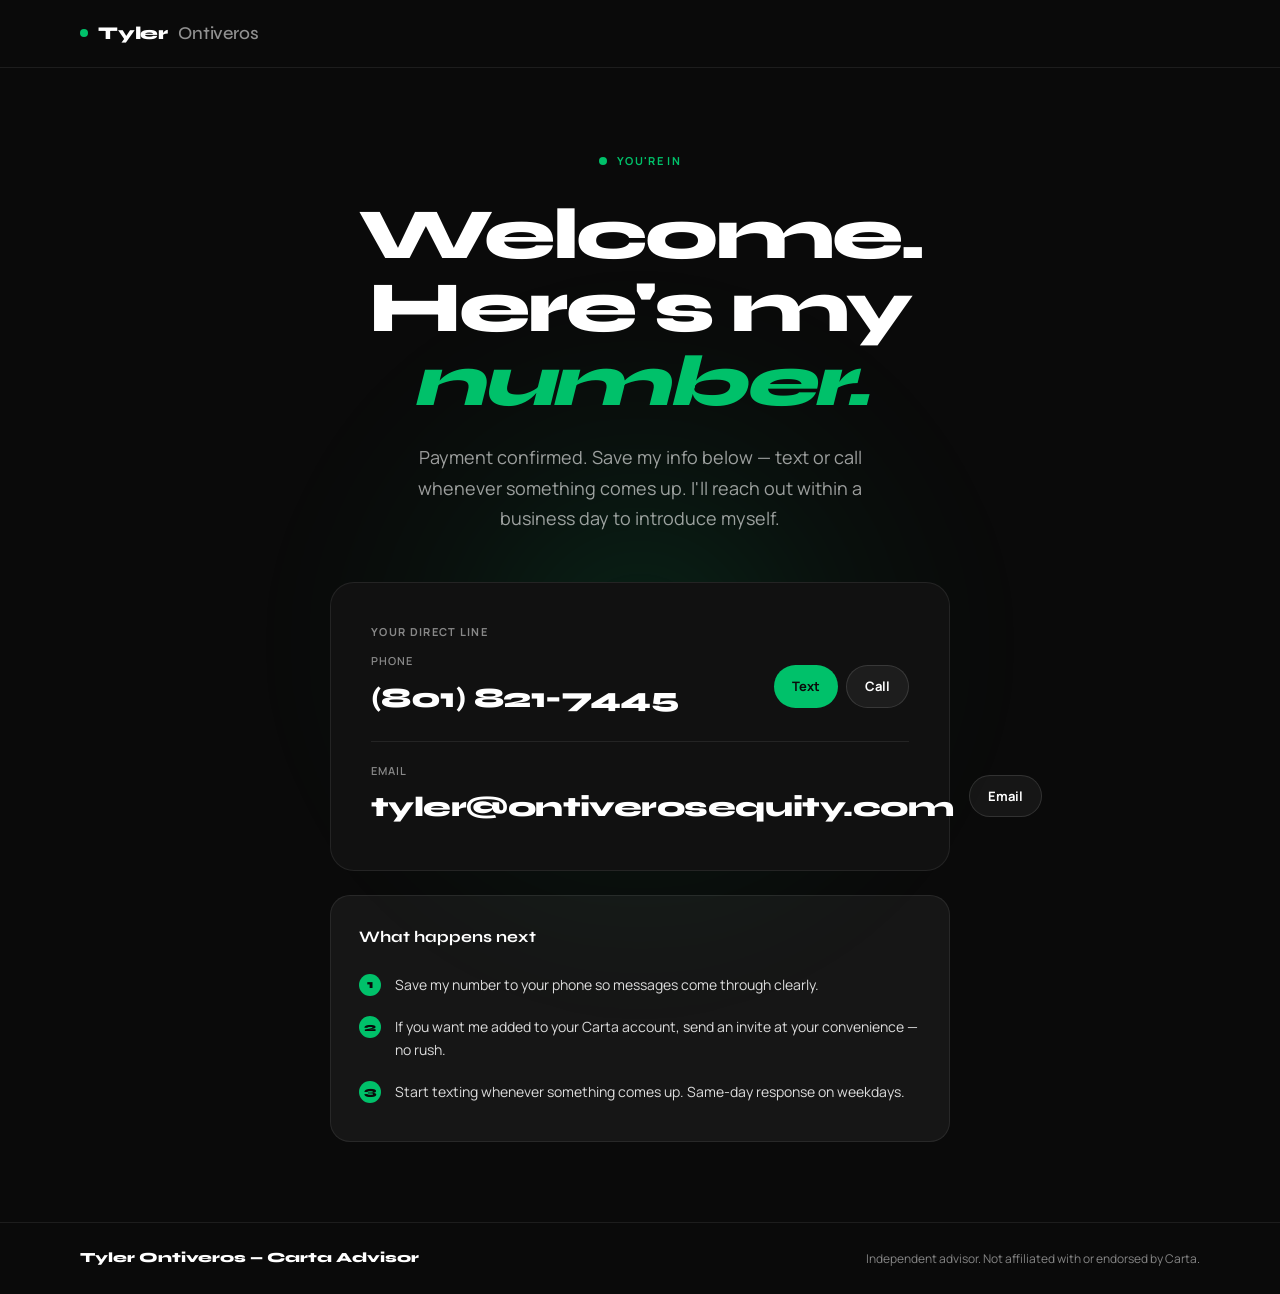
<file: welcome.html>
<!DOCTYPE html>
<html lang="en"><head>
<meta charset="UTF-8"><meta name="viewport" content="width=device-width, initial-scale=1">
<title>Welcome — Tyler Ontiveros</title>
<link rel="stylesheet" href="colors_and_type.css">
<style>
  body { background: var(--black); color: var(--on-dark-100); min-height: 100vh;
    display: flex; flex-direction: column; font-family: var(--font-body); }
  a { color: inherit; text-decoration: none; }

  .nav { height: var(--nav-h); padding: 0 var(--page-pad); display: flex; align-items: center; border-bottom: 1px solid var(--on-dark-08); }
  .wm { display: inline-flex; align-items: center; gap: 10px; font-family: var(--font-display); font-weight: 800; font-size: 18px; color: var(--white); letter-spacing: -.01em; }
  .wm .dot { width: 8px; height: 8px; background: var(--green); border-radius: 50%; animation: pulse 2s infinite; }
  .wm .thin { font-weight: 500; opacity: .55; }
  @keyframes pulse { 0%,100% { opacity:1; transform:scale(1) } 50% { opacity:.55; transform:scale(1.3) } }

  main { flex: 1; display: flex; align-items: center; justify-content: center; padding: 80px var(--page-pad); position: relative; overflow: hidden; }
  main::before { content: ''; position: absolute; width: 720px; height: 720px; top: 50%; left: 50%; transform: translate(-50%, -50%); background: radial-gradient(circle, rgba(0,193,106,.14) 0%, rgba(0,193,106,.04) 40%, transparent 70%); filter: blur(40px); pointer-events: none; }

  .card { position: relative; z-index: 1; max-width: 620px; width: 100%; text-align: center; }

  .eb { display: inline-flex; align-items: center; gap: 10px; font-size: var(--fs-micro); font-weight: 700; letter-spacing: var(--ls-caps); text-transform: uppercase; color: var(--green); margin-bottom: 28px; }
  .eb .pdot { width: 8px; height: 8px; background: var(--green); border-radius: 50%; animation: pulse 2s infinite; }

  h1 { font-family: var(--font-display); font-weight: 800; font-size: 72px; line-height: 1.02; letter-spacing: -.04em; color: var(--white); margin-bottom: 24px; }
  h1 .accent { color: var(--green); font-style: italic; }
  .lede { font-size: 18px; line-height: 1.7; color: var(--on-dark-60); margin-bottom: 48px; max-width: 480px; margin-left: auto; margin-right: auto; }

  .contact-card { background: var(--card-dark); border: 1px solid var(--on-dark-08); border-radius: var(--r-card); padding: 40px; margin-bottom: 24px; text-align: left; }
  .contact-label { font-size: var(--fs-micro); font-weight: 700; letter-spacing: var(--ls-caps); text-transform: uppercase; color: var(--on-dark-50); margin-bottom: 12px; display: block; }
  .contact-row { display: flex; align-items: center; justify-content: space-between; gap: 16px; padding: 20px 0; border-bottom: 1px solid var(--on-dark-08); }
  .contact-row:last-child { border-bottom: 0; padding-bottom: 0; }
  .contact-row:first-of-type { padding-top: 0; }
  .contact-val { font-family: var(--font-display); font-weight: 800; font-size: 28px; color: var(--white); letter-spacing: -.02em; }
  .contact-val a { color: var(--white); transition: color .15s var(--ease-out); }
  .contact-val a:hover { color: var(--green); }
  .contact-action { display: inline-flex; align-items: center; gap: 6px; padding: 10px 18px; border-radius: var(--r-pill); background: var(--green); color: var(--black); font-size: 13px; font-weight: 700; transition: all .15s var(--ease-out); white-space: nowrap; }
  .contact-action:hover { background: var(--green-hover); transform: translateY(-1px); }
  .contact-action.secondary { background: var(--on-dark-05); color: var(--white); border: 1px solid var(--on-dark-12); }
  .contact-action.secondary:hover { background: var(--on-dark-08); border-color: var(--on-dark-30); }

  .next { background: var(--on-dark-05); border: 1px solid var(--on-dark-08); border-radius: 20px; padding: 28px; text-align: left; }
  .next h3 { font-family: var(--font-display); font-weight: 700; font-size: 16px; color: var(--white); margin-bottom: 14px; }
  .next ol { list-style: none; counter-reset: steps; }
  .next li { counter-increment: steps; padding: 10px 0 10px 36px; position: relative; font-size: 14px; color: var(--on-dark-85); line-height: 1.6; }
  .next li::before { content: counter(steps); position: absolute; left: 0; top: 10px; width: 22px; height: 22px; border-radius: 50%; background: var(--green); color: var(--black); font-family: var(--font-display); font-weight: 800; font-size: 12px; display: flex; align-items: center; justify-content: center; }

  footer { padding: 24px var(--page-pad); border-top: 1px solid var(--on-dark-08); display: flex; justify-content: space-between; align-items: center; flex-wrap: wrap; gap: 12px; }
  footer strong { font-family: var(--font-display); font-weight: 800; color: var(--white); font-size: 14px; }
  footer span { font-size: 12px; color: var(--on-dark-50); }
</style></head>
<body>

<nav class="nav">
  <a class="wm" href="/"><span class="dot"></span>Tyler <span class="thin">Ontiveros</span></a>
</nav>

<main>
  <div class="card">
    <div class="eb"><span class="pdot"></span>You're in</div>
    <h1>Welcome.<br>Here's my <span class="accent">number.</span></h1>
    <p class="lede">Payment confirmed. Save my info below — text or call whenever something comes up. I'll reach out within a business day to introduce myself.</p>

    <div class="contact-card">
      <span class="contact-label">Your direct line</span>

      <div class="contact-row">
        <div>
          <div style="font-size: 11px; color: var(--on-dark-50); text-transform: uppercase; letter-spacing: .08em; font-weight: 600; margin-bottom: 6px;">Phone</div>
          <div class="contact-val"><a href="tel:+18018217445">(801) 821-7445</a></div>
        </div>
        <div style="display: flex; gap: 8px;">
          <a class="contact-action" href="sms:+18018217445">Text</a>
          <a class="contact-action secondary" href="tel:+18018217445">Call</a>
        </div>
      </div>

      <div class="contact-row">
        <div>
          <div style="font-size: 11px; color: var(--on-dark-50); text-transform: uppercase; letter-spacing: .08em; font-weight: 600; margin-bottom: 6px;">Email</div>
          <div class="contact-val"><a href="mailto:tyler@ontiverosequity.com">tyler@ontiverosequity.com</a></div>
        </div>
        <a class="contact-action secondary" href="mailto:tyler@ontiverosequity.com">Email</a>
      </div>
    </div>

    <div class="next">
      <h3>What happens next</h3>
      <ol>
        <li>Save my number to your phone so messages come through clearly.</li>
        <li>If you want me added to your Carta account, send an invite at your convenience — no rush.</li>
        <li>Start texting whenever something comes up. Same-day response on weekdays.</li>
      </ol>
    </div>
  </div>
</main>

<footer>
  <strong>Tyler Ontiveros — Carta Advisor</strong>
  <span>Independent advisor. Not affiliated with or endorsed by Carta.</span>
</footer>

</body></html>
</file>
<file: colors_and_type.css>
/* =========================================================================
   CARTA ADVISORY — DESIGN TOKENS
   A single source of truth for color & type. Import into any surface.
   ========================================================================= */

/* Syne (display) + Manrope (UI/body). These are the only two families. */
@import url('https://fonts.googleapis.com/css2?family=Syne:wght@700;800&family=Manrope:wght@400;500;600;700&display=swap');

:root {
  /* ─── Core neutrals ─────────────────────────────────────────────────── */
  /* Nothing is ever true #000 or true #fff. Ink is 10,10,10 — a warm black
     that photographs well over green and does not vibrate on OLED. */
  --black:     #0a0a0a;   /* primary surface, nav, dark sections */
  --white:     #ffffff;   /* light surface, nav-CTA text, cards on dark */
  --ink:       var(--black);
  --surface:   var(--white);

  /* Gray scale — warm, narrow, pulled from marketing site.
     Only six steps; resist adding more. */
  --gray-50:   #f9f9f9;   /* page background alt, trust bar */
  --gray-100:  #f0f0f0;   /* subtle dividers on light */
  --gray-200:  #e2e2e2;   /* input borders, pill borders */
  --gray-400:  #999999;   /* label/eyebrow on light */
  --gray-600:  #555555;   /* body muted */
  --gray-800:  #222222;   /* near-ink text */

  /* Dark-theme tints (applied ONLY on --black surfaces). These are
     rgba layers on pure black, not their own swatches. */
  --on-dark-100: rgba(255,255,255,0.92);   /* primary text on dark */
  --on-dark-85:  rgba(255,255,255,0.85);   /* list-item body on dark */
  --on-dark-60:  rgba(255,255,255,0.60);   /* secondary text on dark */
  --on-dark-50:  rgba(255,255,255,0.50);   /* nav links, muted meta */
  --on-dark-30:  rgba(255,255,255,0.30);   /* disabled */
  --on-dark-12:  rgba(255,255,255,0.12);   /* ghost button border */
  --on-dark-08:  rgba(255,255,255,0.08);   /* card border, divider */
  --on-dark-05:  rgba(255,255,255,0.05);   /* card background (raised) */

  /* Signal layers */
  --card-dark:   #111111;                  /* card on black bg */

  /* ─── The one accent ────────────────────────────────────────────────── */
  /* Carta Advisory green. This is the only chromatic color in the system.
     Reserve it for: CTAs, the eyebrow dot, the accent word in H1,
     hero glow, check-marks, and one green word per dense page.
     Never use it as a background fill behind body copy. */
  --green:       #00c16a;  /* base */
  --green-hover: #00e07a;  /* hover on CTA */
  --green-dim:   #00a358;  /* pressed / focus ring under glow */
  --green-glow:  rgba(0,193,106,0.25);  /* hero halo, drop-shadow */
  --green-mist:  rgba(0,193,106,0.06);  /* section atmosphere only */

  /* ─── Type families ─────────────────────────────────────────────────── */
  /* Syne: display only. Never set at <20px or use for body copy.
     Syne's authority comes from tight tracking + italic weight at size. */
  --font-display: 'Syne', system-ui, serif;
  /* Manrope: everything else. Labels, body, pills, nav, numerals. */
  --font-body:    'Manrope', system-ui, sans-serif;

  /* ─── Type scale ────────────────────────────────────────────────────── */
  /* Headlines fluidly scale with viewport. Body does not. */
  --fs-display-1: clamp(44px, 5.5vw, 72px);   /* hero H1 */
  --fs-display-2: clamp(32px, 3.5vw, 52px);   /* section H2 */
  --fs-display-3: 40px;                       /* card H1, checkout */
  --fs-price:     56px;                       /* $-sized numerals */
  --fs-lede:      18px;                       /* hero subhead */
  --fs-body:      15px;                       /* default body */
  --fs-meta:      14px;                       /* nav, secondary CTA */
  --fs-cta:       15px;                       /* button label */
  --fs-cta-sm:    13px;                       /* nav CTA */
  --fs-label:     12px;                       /* caps labels, pills */
  --fs-micro:     11px;                       /* section eyebrows */

  /* Weights — Syne lives at 700/800; Manrope at 400/500/600/700. */
  --fw-display:   800;
  --fw-display-2: 700;
  --fw-bold:      700;
  --fw-semibold:  600;
  --fw-medium:    500;
  --fw-regular:   400;

  /* Line height: tight for display, open for body. */
  --lh-display-tight: 1.00;
  --lh-display:       1.05;
  --lh-body:          1.60;
  --lh-body-open:     1.75;

  /* Letter-spacing — headlines negative, caps labels positive. */
  --ls-display:  -0.03em;
  --ls-display-2:-0.02em;
  --ls-caps:      0.12em;   /* section eyebrows */
  --ls-caps-sm:   0.10em;   /* trust bar labels */
  --ls-wide:      0.02em;   /* logo wordmark */
  --ls-normal:    0;

  /* ─── Radii ─────────────────────────────────────────────────────────── */
  /* Two values do 90% of the work: 24px cards, 100px pills. */
  --r-card:   24px;
  --r-pill:   100px;
  --r-input:  14px;
  --r-tag:    999px;

  /* ─── Shadows ───────────────────────────────────────────────────────── */
  --shadow-lift: 0 20px 40px rgba(0,0,0,0.4);
  --shadow-hero: 0 20px 40px rgba(0,0,0,0.4), 0 0 60px rgba(0,193,106,0.15);

  /* ─── Nav / layout constants ────────────────────────────────────────── */
  --nav-h:        68px;
  --page-pad:     80px;
  --page-pad-sm:  48px;
  --page-max:     1200px;

  /* ─── Motion ────────────────────────────────────────────────────────── */
  --ease-out:     cubic-bezier(.2,.7,.2,1);
  --dur-hover:    .2s;
  --dur-lift:     .15s;
}

/* =========================================================================
   RESET + BASE
   ========================================================================= */
*, *::before, *::after { box-sizing: border-box; margin: 0; padding: 0; }
html { scroll-behavior: smooth; }
body {
  font-family: var(--font-body);
  font-size: var(--fs-body);
  line-height: var(--lh-body);
  color: var(--ink);
  background: var(--surface);
  -webkit-font-smoothing: antialiased;
}

/* =========================================================================
   TYPE UTILITIES — use these instead of hand-rolling font-size/family
   ========================================================================= */
.t-display-1 { font-family: var(--font-display); font-weight: var(--fw-display);
  font-size: var(--fs-display-1); line-height: var(--lh-display-tight);
  letter-spacing: var(--ls-display); }
.t-display-2 { font-family: var(--font-display); font-weight: var(--fw-display);
  font-size: var(--fs-display-2); line-height: var(--lh-display);
  letter-spacing: var(--ls-display); }
.t-display-3 { font-family: var(--font-display); font-weight: var(--fw-display);
  font-size: var(--fs-display-3); line-height: var(--lh-display);
  letter-spacing: var(--ls-display-2); }
.t-lede      { font-family: var(--font-body); font-weight: var(--fw-regular);
  font-size: var(--fs-lede); line-height: var(--lh-body-open); }
.t-body      { font-family: var(--font-body); font-weight: var(--fw-regular);
  font-size: var(--fs-body); line-height: var(--lh-body); }
.t-meta      { font-family: var(--font-body); font-weight: var(--fw-medium);
  font-size: var(--fs-meta); }
.t-eyebrow   { font-family: var(--font-body); font-weight: var(--fw-bold);
  font-size: var(--fs-micro); letter-spacing: var(--ls-caps);
  text-transform: uppercase; color: var(--green); }
.t-label-caps{ font-family: var(--font-body); font-weight: var(--fw-semibold);
  font-size: var(--fs-label); letter-spacing: var(--ls-caps-sm);
  text-transform: uppercase; color: var(--gray-400); }
.t-wordmark  { font-family: var(--font-display); font-weight: var(--fw-bold);
  font-size: 15px; letter-spacing: var(--ls-wide); }

/* Accent word — the green word inside an otherwise white headline. */
.t-accent { color: var(--green); }
</file>
